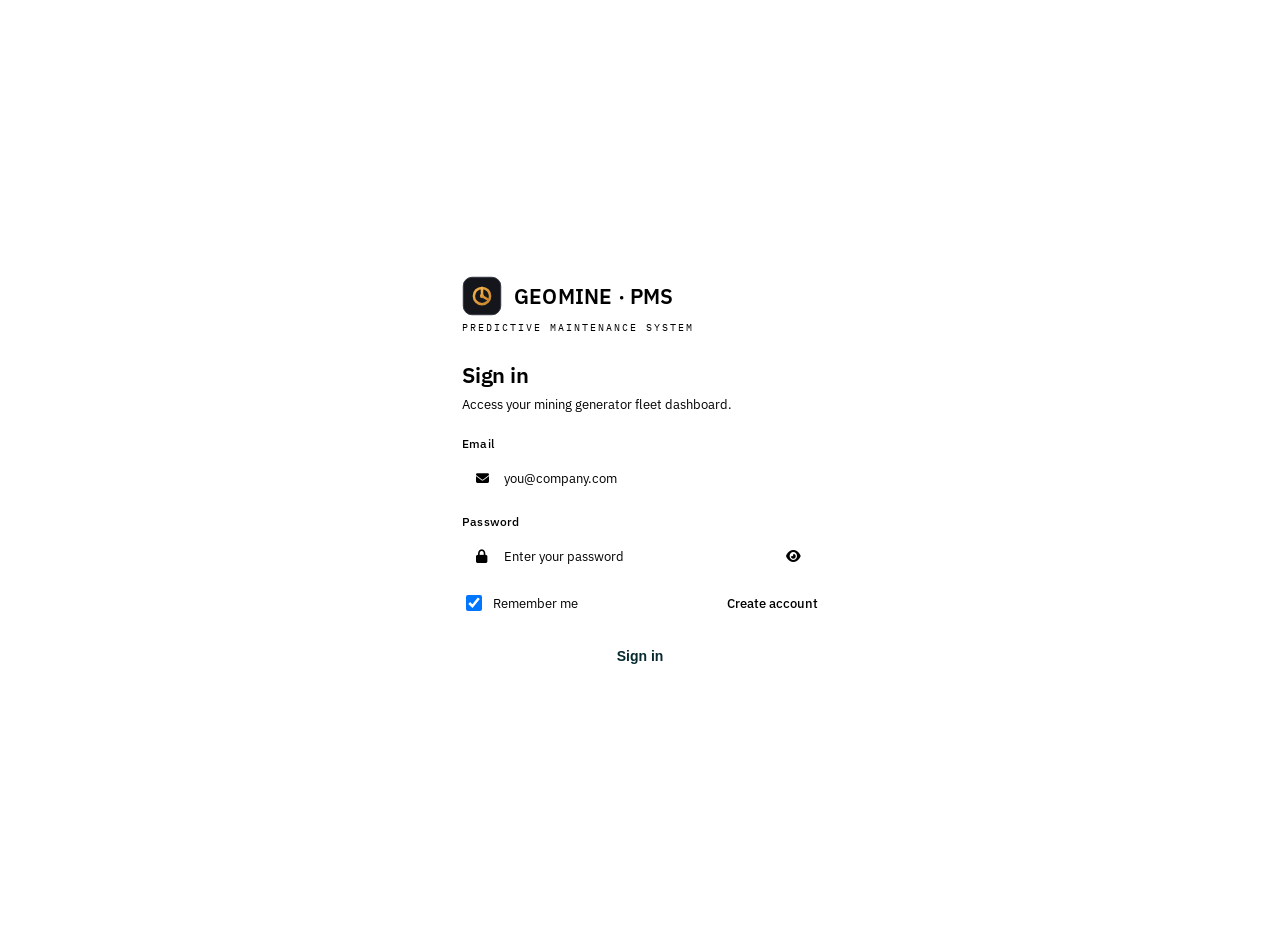
<file: index.html>
<!DOCTYPE html>
<html lang="en">
<head>
  <meta charset="UTF-8" />
  <meta name="viewport" content="width=device-width, initial-scale=1.0" />
  <title>GeoMine PMS — Sign in</title>
  <link rel="icon" type="image/png" href="assets/favicon.png" />
  <link rel="preconnect" href="https://fonts.googleapis.com">
  <link rel="preconnect" href="https://fonts.gstatic.com" crossorigin>
  <link href="https://fonts.googleapis.com/css2?family=IBM+Plex+Sans:wght@400;500;600;700&family=IBM+Plex+Mono:wght@400;500;600&display=swap" rel="stylesheet">
  <link rel="stylesheet" href="https://cdnjs.cloudflare.com/ajax/libs/font-awesome/6.5.1/css/all.min.css">
  <link rel="stylesheet" href="css/auth.css" />
  <link rel="stylesheet" href="css/animations.css" />
</head>
<body class="auth-body">

  <div class="auth-wrap">
    <div class="auth-card">
      <div class="auth-brand">
        <img src="assets/logo.svg" alt="GeoMine logo" />
        <div class="b-mark">GEOMINE<span> · PMS</span></div>
      </div>
      <div class="auth-sub">PREDICTIVE MAINTENANCE SYSTEM</div>

      <div class="auth-header">
        <h1 class="auth-title">Sign in</h1>
        <p class="auth-desc">Access your mining generator fleet dashboard.</p>
      </div>

      <div class="auth-error" id="authError"></div>

      <form id="loginForm" autocomplete="off">
        <div class="auth-field">
          <label for="email">Email</label>
          <div class="auth-input-wrap">
            <i class="fa-solid fa-envelope lead-icon"></i>
            <input type="email" id="email" placeholder="you@company.com" required />
          </div>
        </div>

        <div class="auth-field">
          <label for="password">Password</label>
          <div class="auth-input-wrap">
            <i class="fa-solid fa-lock lead-icon"></i>
            <input type="password" id="password" class="with-toggle" placeholder="Enter your password" required />
            <button type="button" class="pw-toggle" id="pwToggle" title="Show password" aria-label="Toggle password visibility">
              <i class="fa-solid fa-eye"></i>
            </button>
          </div>
        </div>

        <div class="auth-row">
          <label class="remember"><input type="checkbox" id="remember" checked /> Remember me</label>
          <a class="auth-link" href="signup.html">Create account</a>
        </div>

        <button type="submit" class="auth-btn" id="loginBtn">
          <span class="auth-label">Sign in</span>
          <span class="auth-spinner"></span>
        </button>
      </form>
    </div>
  </div>

  <script src="js/utils.js"></script>
  <script src="js/store.js"></script>
  <script src="js/auth.js"></script>
  <script>
    Auth.redirectIfAuthed();

    const errEl = document.getElementById('authError');
    const btn = document.getElementById('loginBtn');
    const pwToggle = document.getElementById('pwToggle');
    const pwInput = document.getElementById('password');

    pwToggle.addEventListener('click', () => {
      const show = pwInput.type === 'password';
      pwInput.type = show ? 'text' : 'password';
      pwToggle.innerHTML = show ? '<i class="fa-solid fa-eye-slash"></i>' : '<i class="fa-solid fa-eye"></i>';
    });

    document.getElementById('loginForm').addEventListener('submit', (ev) => {
      ev.preventDefault();
      errEl.classList.remove('show');
      const email = document.getElementById('email').value;
      const password = pwInput.value;
      const remember = document.getElementById('remember').checked;

      btn.classList.add('loading');
      setTimeout(() => {
        const res = Auth.login(email, password, remember);
        btn.classList.remove('loading');
        if (!res.ok) {
          errEl.textContent = res.error;
          errEl.classList.add('show');
          return;
        }
        window.location.href = 'dashboard.html';
      }, 420);
    });
  </script>
</body>
</html>
</file>
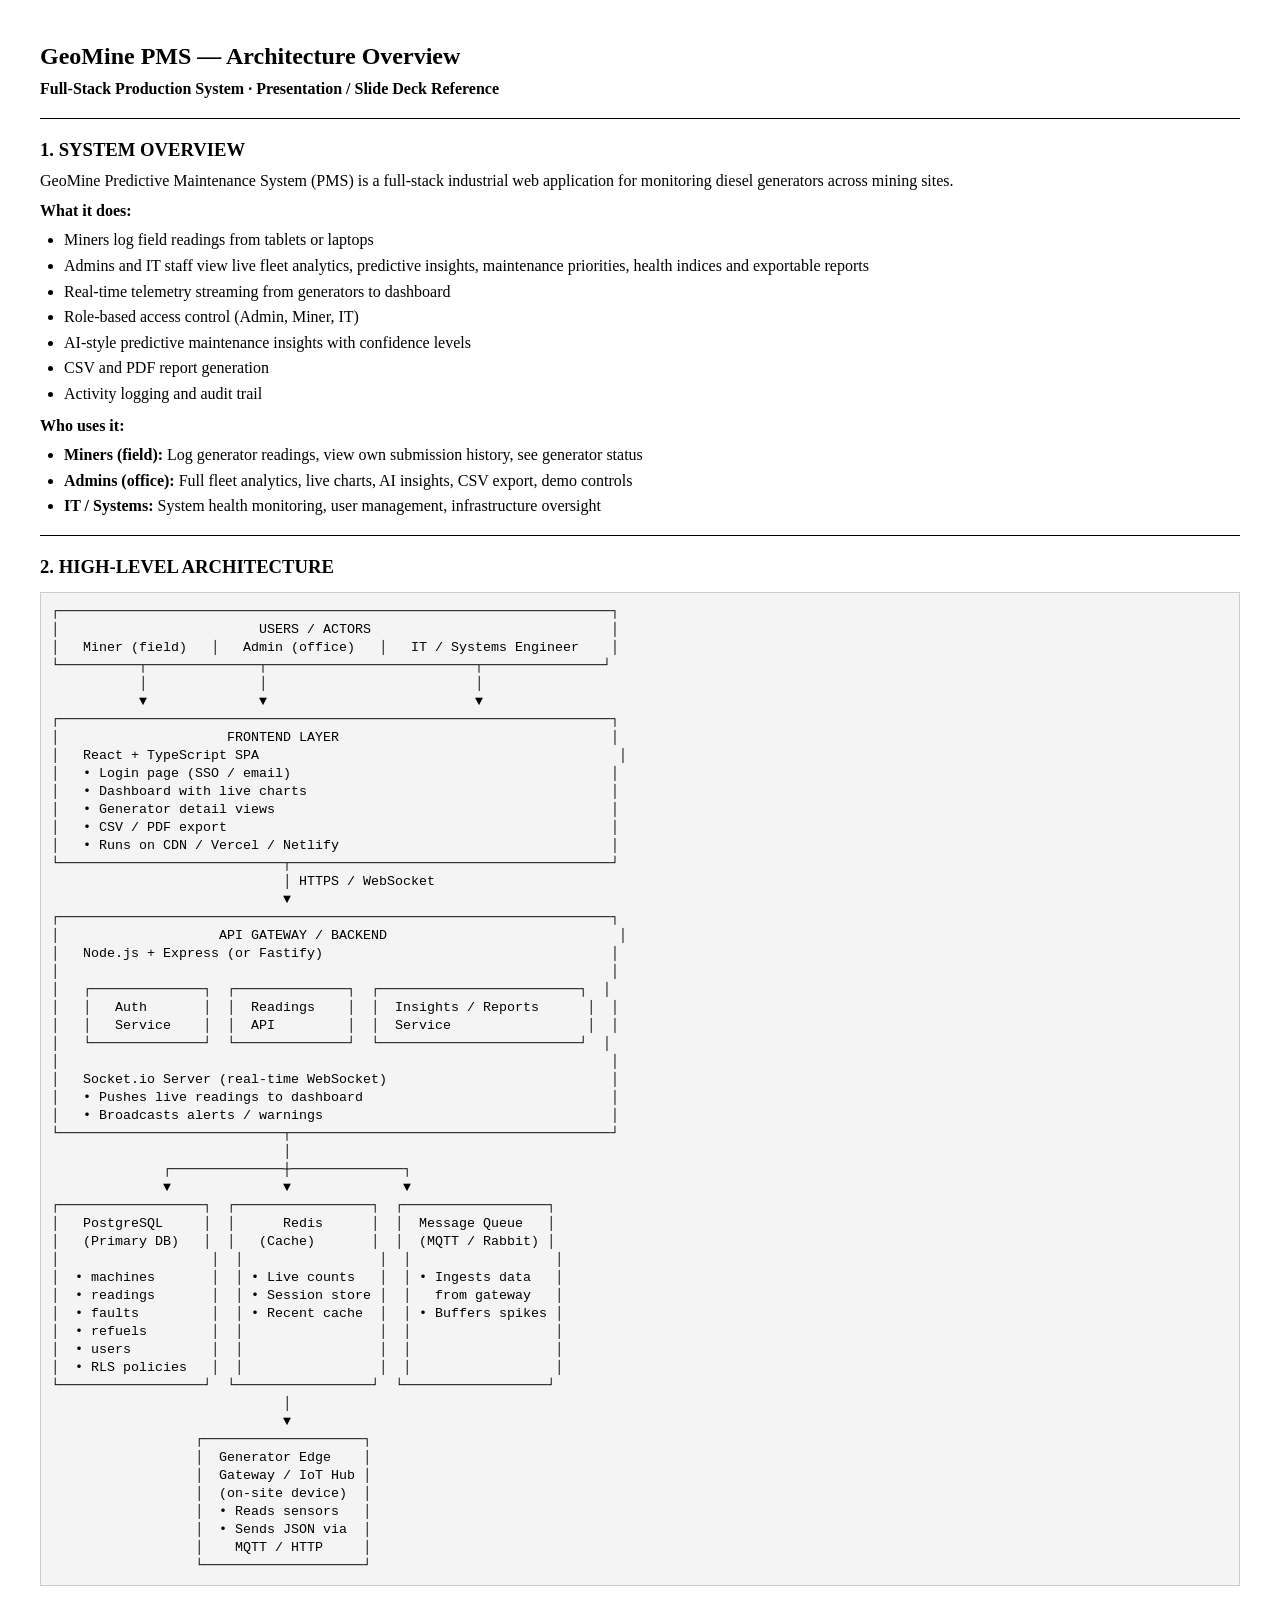
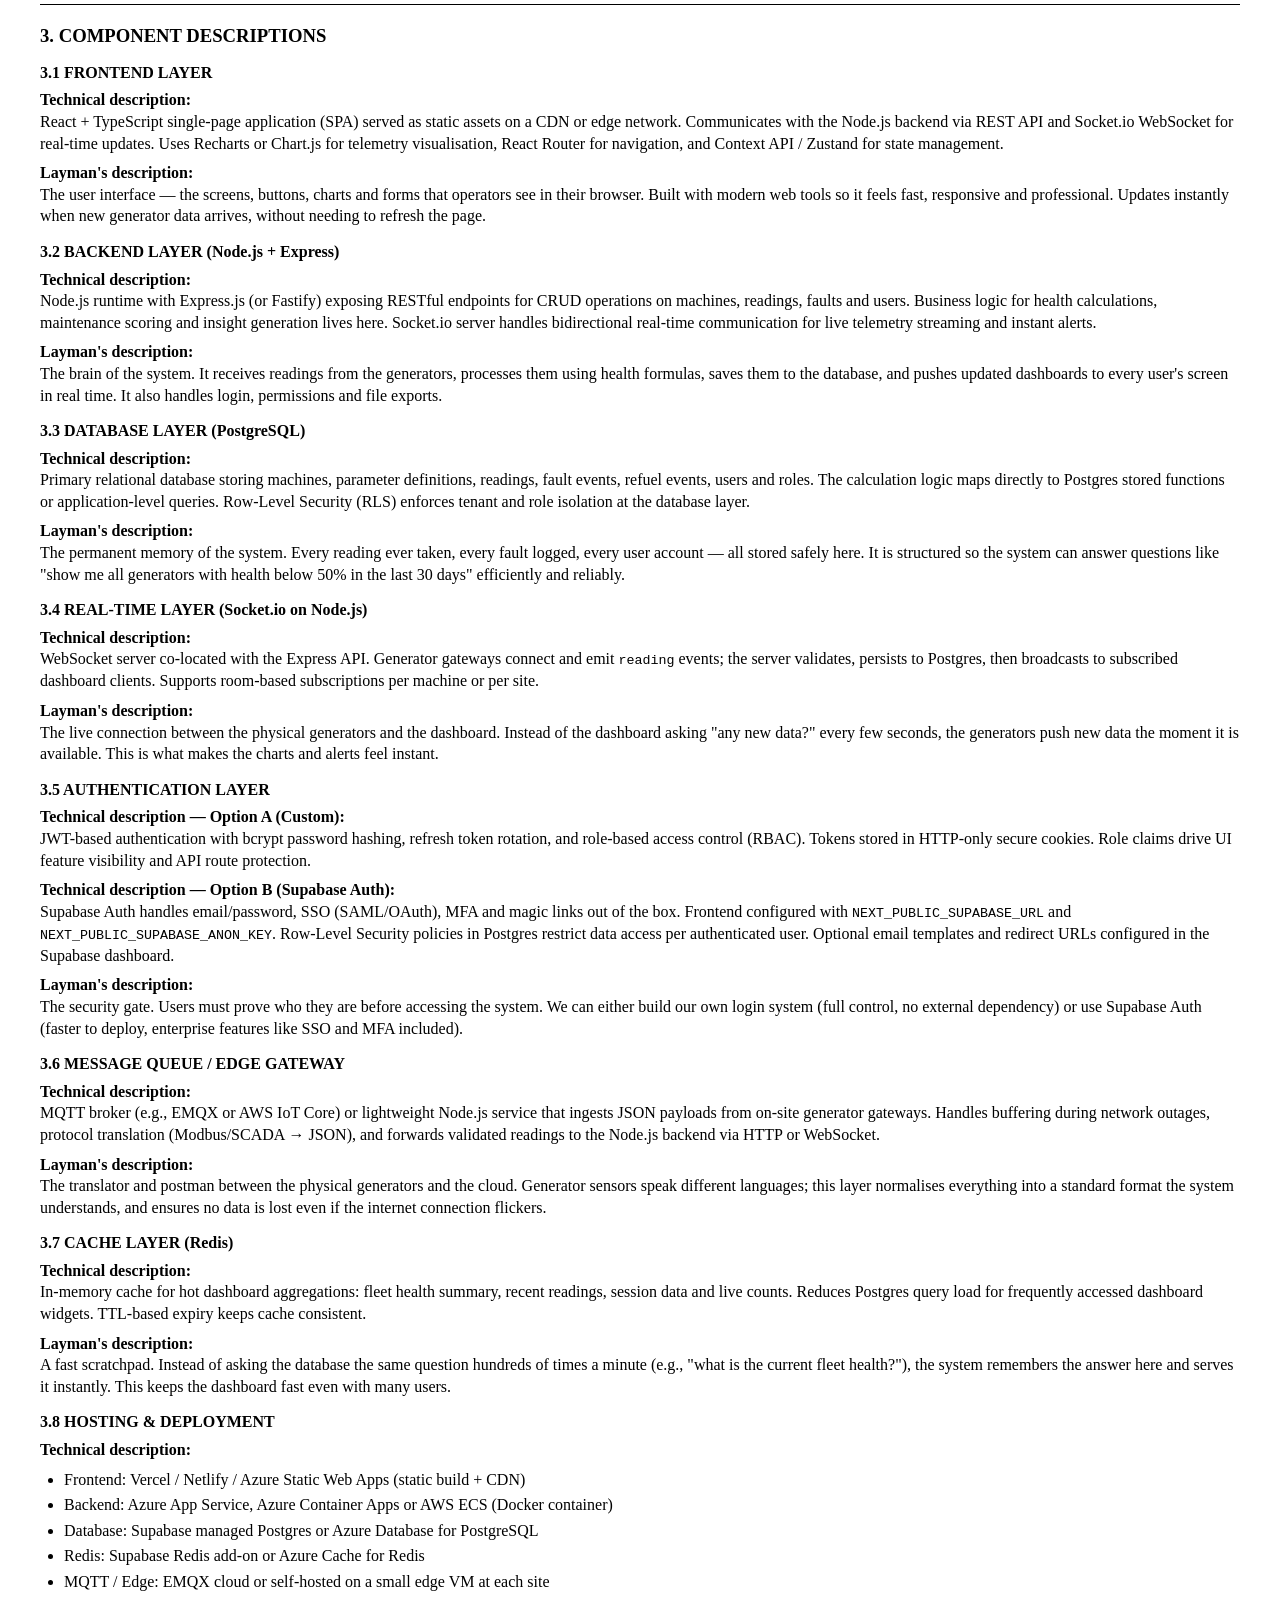
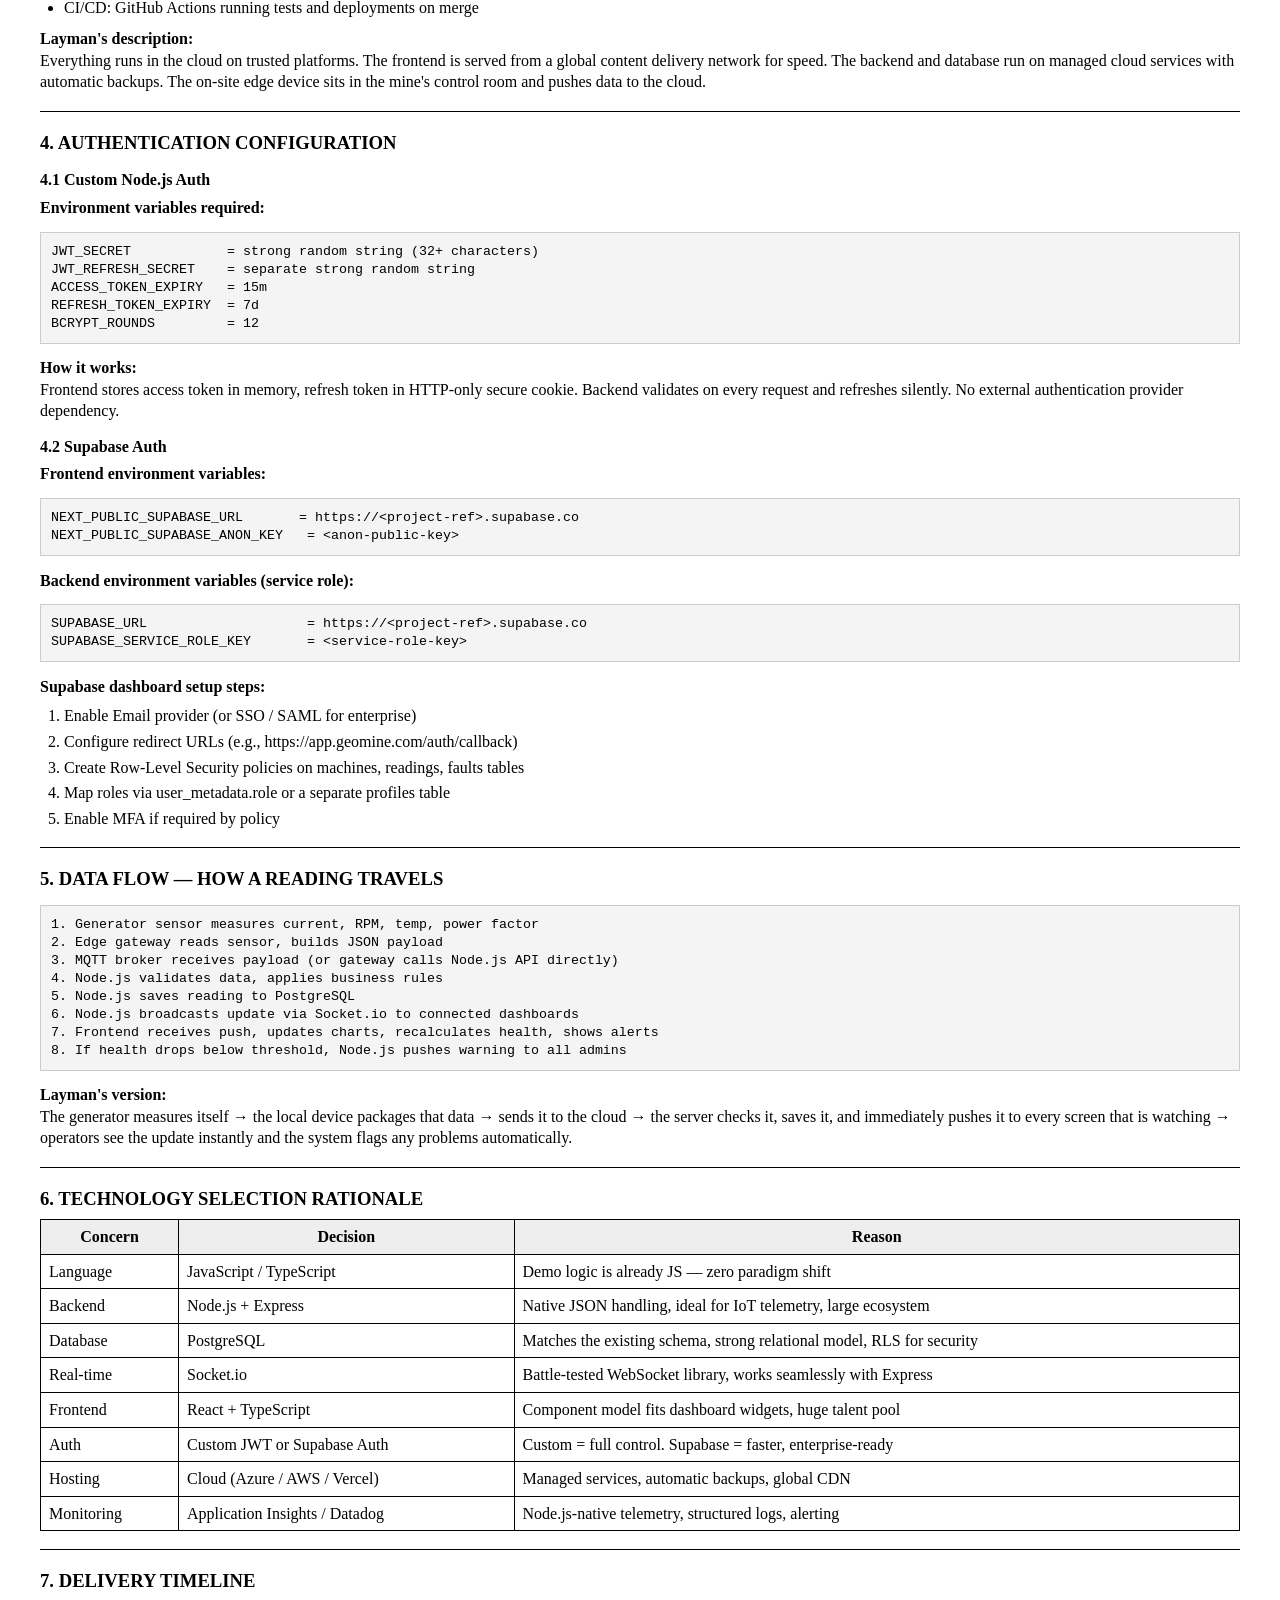
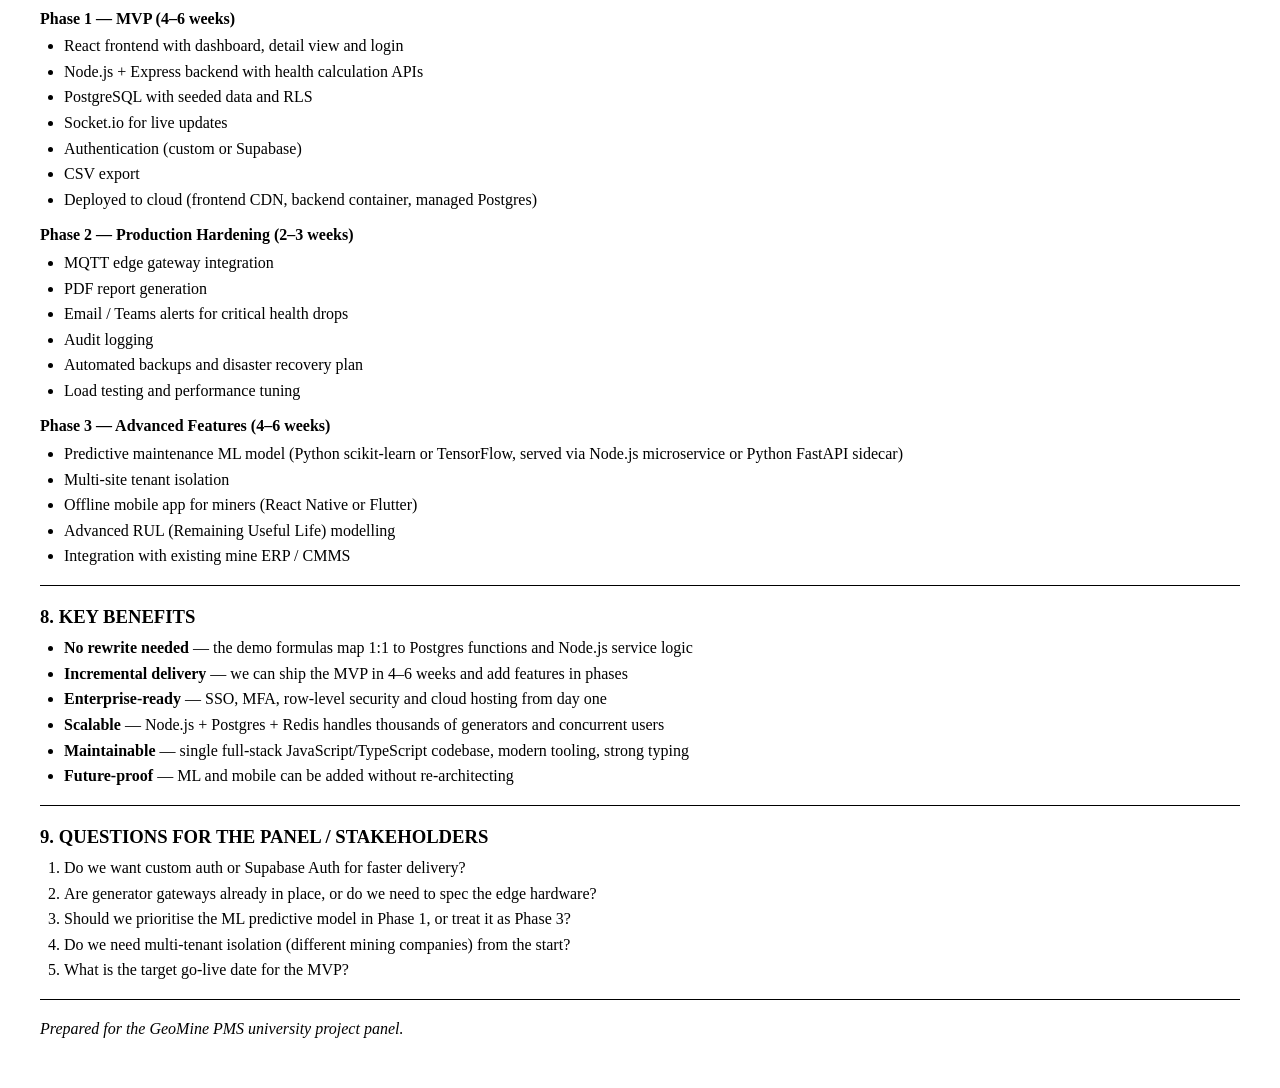
<file: ARCHITECTURE.html>
<!DOCTYPE html>
<html lang="en">
<head>
  <meta charset="UTF-8" />
  <title>GeoMine PMS — Architecture Overview</title>
  <style>
    /* Word-import friendly baseline */
    body {
      font-family: "Times New Roman", Times, serif;
      font-size: 12pt;
      line-height: 1.35;
      color: #000;
      margin: 0;
      padding: 40px;
    }
    h1 {
      font-size: 18pt;
      font-weight: bold;
      margin: 0 0 6px;
    }
    h2 {
      font-size: 14pt;
      font-weight: bold;
      margin: 18px 0 8px;
    }
    h3 {
      font-size: 12pt;
      font-weight: bold;
      margin: 14px 0 6px;
    }
    p, li {
      font-size: 12pt;
      margin: 0 0 8px;
    }
    ul, ol {
      margin: 0 0 10px 24px;
      padding: 0;
    }
    li {
      margin-bottom: 4px;
    }
    pre, code {
      font-family: "Courier New", Courier, monospace;
      font-size: 10pt;
    }
    pre {
      background: #f4f4f4;
      border: 1px solid #ccc;
      padding: 10px;
      white-space: pre-wrap;
      word-wrap: break-word;
    }
    table {
      border-collapse: collapse;
      width: 100%;
      margin: 0 0 14px;
    }
    td, th {
      border: 1px solid #000;
      padding: 6px 8px;
      font-size: 12pt;
      vertical-align: top;
    }
    th {
      font-weight: bold;
      background: #eee;
    }
    hr {
      border: none;
      border-top: 1px solid #000;
      margin: 18px 0;
    }
    .mono {
      font-family: "Courier New", Courier, monospace;
      font-size: 10pt;
    }
  </style>
</head>
<body>

<h1>GeoMine PMS — Architecture Overview</h1>
<p><strong>Full-Stack Production System &middot; Presentation / Slide Deck Reference</strong></p>
<hr />

<h2>1. SYSTEM OVERVIEW</h2>

<p>GeoMine Predictive Maintenance System (PMS) is a full-stack industrial web application for monitoring diesel generators across mining sites.</p>

<p><strong>What it does:</strong></p>
<ul>
  <li>Miners log field readings from tablets or laptops</li>
  <li>Admins and IT staff view live fleet analytics, predictive insights, maintenance priorities, health indices and exportable reports</li>
  <li>Real-time telemetry streaming from generators to dashboard</li>
  <li>Role-based access control (Admin, Miner, IT)</li>
  <li>AI-style predictive maintenance insights with confidence levels</li>
  <li>CSV and PDF report generation</li>
  <li>Activity logging and audit trail</li>
</ul>

<p><strong>Who uses it:</strong></p>
<ul>
  <li><strong>Miners (field):</strong> Log generator readings, view own submission history, see generator status</li>
  <li><strong>Admins (office):</strong> Full fleet analytics, live charts, AI insights, CSV export, demo controls</li>
  <li><strong>IT / Systems:</strong> System health monitoring, user management, infrastructure oversight</li>
</ul>

<hr />

<h2>2. HIGH-LEVEL ARCHITECTURE</h2>

<pre>
┌─────────────────────────────────────────────────────────────────────┐
│                         USERS / ACTORS                              │
│   Miner (field)   │   Admin (office)   │   IT / Systems Engineer    │
└──────────┬──────────────┬──────────────────────────┬───────────────┘
           │              │                          │
           ▼              ▼                          ▼
┌─────────────────────────────────────────────────────────────────────┐
│                     FRONTEND LAYER                                  │
│   React + TypeScript SPA                                             │
│   • Login page (SSO / email)                                        │
│   • Dashboard with live charts                                      │
│   • Generator detail views                                          │
│   • CSV / PDF export                                                │
│   • Runs on CDN / Vercel / Netlify                                  │
└────────────────────────────┬────────────────────────────────────────┘
                             │ HTTPS / WebSocket
                             ▼
┌─────────────────────────────────────────────────────────────────────┐
│                    API GATEWAY / BACKEND                             │
│   Node.js + Express (or Fastify)                                    │
│                                                                     │
│   ┌──────────────┐  ┌──────────────┐  ┌─────────────────────────┐  │
│   │   Auth       │  │  Readings    │  │  Insights / Reports      │  │
│   │   Service    │  │  API         │  │  Service                 │  │
│   └──────────────┘  └──────────────┘  └─────────────────────────┘  │
│                                                                     │
│   Socket.io Server (real-time WebSocket)                            │
│   • Pushes live readings to dashboard                               │
│   • Broadcasts alerts / warnings                                    │
└────────────────────────────┬────────────────────────────────────────┘
                             │
              ┌──────────────┼──────────────┐
              ▼              ▼              ▼
┌──────────────────┐  ┌─────────────────┐  ┌──────────────────┐
│   PostgreSQL     │  │      Redis      │  │  Message Queue   │
│   (Primary DB)   │  │   (Cache)       │  │  (MQTT / Rabbit) │
│                   │  │                 │  │                  │
│  • machines       │  │ • Live counts   │  │ • Ingests data   │
│  • readings       │  │ • Session store │  │   from gateway   │
│  • faults         │  │ • Recent cache  │  │ • Buffers spikes │
│  • refuels        │  │                 │  │                  │
│  • users          │  │                 │  │                  │
│  • RLS policies   │  │                 │  │                  │
└──────────────────┘  └─────────────────┘  └──────────────────┘
                             │
                             ▼
                  ┌────────────────────┐
                  │  Generator Edge    │
                  │  Gateway / IoT Hub │
                  │  (on-site device)  │
                  │  • Reads sensors   │
                  │  • Sends JSON via  │
                  │    MQTT / HTTP     │
                  └────────────────────┘
</pre>

<hr />

<h2>3. COMPONENT DESCRIPTIONS</h2>

<h3>3.1 FRONTEND LAYER</h3>

<p><strong>Technical description:</strong><br />
React + TypeScript single-page application (SPA) served as static assets on a CDN or edge network. Communicates with the Node.js backend via REST API and Socket.io WebSocket for real-time updates. Uses Recharts or Chart.js for telemetry visualisation, React Router for navigation, and Context API / Zustand for state management.</p>

<p><strong>Layman's description:</strong><br />
The user interface — the screens, buttons, charts and forms that operators see in their browser. Built with modern web tools so it feels fast, responsive and professional. Updates instantly when new generator data arrives, without needing to refresh the page.</p>

<h3>3.2 BACKEND LAYER (Node.js + Express)</h3>

<p><strong>Technical description:</strong><br />
Node.js runtime with Express.js (or Fastify) exposing RESTful endpoints for CRUD operations on machines, readings, faults and users. Business logic for health calculations, maintenance scoring and insight generation lives here. Socket.io server handles bidirectional real-time communication for live telemetry streaming and instant alerts.</p>

<p><strong>Layman's description:</strong><br />
The brain of the system. It receives readings from the generators, processes them using health formulas, saves them to the database, and pushes updated dashboards to every user's screen in real time. It also handles login, permissions and file exports.</p>

<h3>3.3 DATABASE LAYER (PostgreSQL)</h3>

<p><strong>Technical description:</strong><br />
Primary relational database storing machines, parameter definitions, readings, fault events, refuel events, users and roles. The calculation logic maps directly to Postgres stored functions or application-level queries. Row-Level Security (RLS) enforces tenant and role isolation at the database layer.</p>

<p><strong>Layman's description:</strong><br />
The permanent memory of the system. Every reading ever taken, every fault logged, every user account — all stored safely here. It is structured so the system can answer questions like "show me all generators with health below 50% in the last 30 days" efficiently and reliably.</p>

<h3>3.4 REAL-TIME LAYER (Socket.io on Node.js)</h3>

<p><strong>Technical description:</strong><br />
WebSocket server co-located with the Express API. Generator gateways connect and emit <code>reading</code> events; the server validates, persists to Postgres, then broadcasts to subscribed dashboard clients. Supports room-based subscriptions per machine or per site.</p>

<p><strong>Layman's description:</strong><br />
The live connection between the physical generators and the dashboard. Instead of the dashboard asking "any new data?" every few seconds, the generators push new data the moment it is available. This is what makes the charts and alerts feel instant.</p>

<h3>3.5 AUTHENTICATION LAYER</h3>

<p><strong>Technical description — Option A (Custom):</strong><br />
JWT-based authentication with bcrypt password hashing, refresh token rotation, and role-based access control (RBAC). Tokens stored in HTTP-only secure cookies. Role claims drive UI feature visibility and API route protection.</p>

<p><strong>Technical description — Option B (Supabase Auth):</strong><br />
Supabase Auth handles email/password, SSO (SAML/OAuth), MFA and magic links out of the box. Frontend configured with <code>NEXT_PUBLIC_SUPABASE_URL</code> and <code>NEXT_PUBLIC_SUPABASE_ANON_KEY</code>. Row-Level Security policies in Postgres restrict data access per authenticated user. Optional email templates and redirect URLs configured in the Supabase dashboard.</p>

<p><strong>Layman's description:</strong><br />
The security gate. Users must prove who they are before accessing the system. We can either build our own login system (full control, no external dependency) or use Supabase Auth (faster to deploy, enterprise features like SSO and MFA included).</p>

<h3>3.6 MESSAGE QUEUE / EDGE GATEWAY</h3>

<p><strong>Technical description:</strong><br />
MQTT broker (e.g., EMQX or AWS IoT Core) or lightweight Node.js service that ingests JSON payloads from on-site generator gateways. Handles buffering during network outages, protocol translation (Modbus/SCADA → JSON), and forwards validated readings to the Node.js backend via HTTP or WebSocket.</p>

<p><strong>Layman's description:</strong><br />
The translator and postman between the physical generators and the cloud. Generator sensors speak different languages; this layer normalises everything into a standard format the system understands, and ensures no data is lost even if the internet connection flickers.</p>

<h3>3.7 CACHE LAYER (Redis)</h3>

<p><strong>Technical description:</strong><br />
In-memory cache for hot dashboard aggregations: fleet health summary, recent readings, session data and live counts. Reduces Postgres query load for frequently accessed dashboard widgets. TTL-based expiry keeps cache consistent.</p>

<p><strong>Layman's description:</strong><br />
A fast scratchpad. Instead of asking the database the same question hundreds of times a minute (e.g., "what is the current fleet health?"), the system remembers the answer here and serves it instantly. This keeps the dashboard fast even with many users.</p>

<h3>3.8 HOSTING &amp; DEPLOYMENT</h3>

<p><strong>Technical description:</strong></p>
<ul>
  <li>Frontend: Vercel / Netlify / Azure Static Web Apps (static build + CDN)</li>
  <li>Backend: Azure App Service, Azure Container Apps or AWS ECS (Docker container)</li>
  <li>Database: Supabase managed Postgres or Azure Database for PostgreSQL</li>
  <li>Redis: Supabase Redis add-on or Azure Cache for Redis</li>
  <li>MQTT / Edge: EMQX cloud or self-hosted on a small edge VM at each site</li>
  <li>CI/CD: GitHub Actions running tests and deployments on merge</li>
</ul>

<p><strong>Layman's description:</strong><br />
Everything runs in the cloud on trusted platforms. The frontend is served from a global content delivery network for speed. The backend and database run on managed cloud services with automatic backups. The on-site edge device sits in the mine's control room and pushes data to the cloud.</p>

<hr />

<h2>4. AUTHENTICATION CONFIGURATION</h2>

<h3>4.1 Custom Node.js Auth</h3>

<p><strong>Environment variables required:</strong></p>
<pre>
JWT_SECRET            = strong random string (32+ characters)
JWT_REFRESH_SECRET    = separate strong random string
ACCESS_TOKEN_EXPIRY   = 15m
REFRESH_TOKEN_EXPIRY  = 7d
BCRYPT_ROUNDS         = 12
</pre>

<p><strong>How it works:</strong><br />
Frontend stores access token in memory, refresh token in HTTP-only secure cookie. Backend validates on every request and refreshes silently. No external authentication provider dependency.</p>

<h3>4.2 Supabase Auth</h3>

<p><strong>Frontend environment variables:</strong></p>
<pre>
NEXT_PUBLIC_SUPABASE_URL       = https://&lt;project-ref&gt;.supabase.co
NEXT_PUBLIC_SUPABASE_ANON_KEY   = &lt;anon-public-key&gt;
</pre>

<p><strong>Backend environment variables (service role):</strong></p>
<pre>
SUPABASE_URL                    = https://&lt;project-ref&gt;.supabase.co
SUPABASE_SERVICE_ROLE_KEY       = &lt;service-role-key&gt;
</pre>

<p><strong>Supabase dashboard setup steps:</strong></p>
<ol>
  <li>Enable Email provider (or SSO / SAML for enterprise)</li>
  <li>Configure redirect URLs (e.g., https://app.geomine.com/auth/callback)</li>
  <li>Create Row-Level Security policies on machines, readings, faults tables</li>
  <li>Map roles via user_metadata.role or a separate profiles table</li>
  <li>Enable MFA if required by policy</li>
</ol>

<hr />

<h2>5. DATA FLOW — HOW A READING TRAVELS</h2>

<pre>
1. Generator sensor measures current, RPM, temp, power factor
2. Edge gateway reads sensor, builds JSON payload
3. MQTT broker receives payload (or gateway calls Node.js API directly)
4. Node.js validates data, applies business rules
5. Node.js saves reading to PostgreSQL
6. Node.js broadcasts update via Socket.io to connected dashboards
7. Frontend receives push, updates charts, recalculates health, shows alerts
8. If health drops below threshold, Node.js pushes warning to all admins
</pre>

<p><strong>Layman's version:</strong><br />
The generator measures itself → the local device packages that data → sends it to the cloud → the server checks it, saves it, and immediately pushes it to every screen that is watching → operators see the update instantly and the system flags any problems automatically.</p>

<hr />

<h2>6. TECHNOLOGY SELECTION RATIONALE</h2>

<table>
  <tr>
    <th>Concern</th>
    <th>Decision</th>
    <th>Reason</th>
  </tr>
  <tr>
    <td>Language</td>
    <td>JavaScript / TypeScript</td>
    <td>Demo logic is already JS — zero paradigm shift</td>
  </tr>
  <tr>
    <td>Backend</td>
    <td>Node.js + Express</td>
    <td>Native JSON handling, ideal for IoT telemetry, large ecosystem</td>
  </tr>
  <tr>
    <td>Database</td>
    <td>PostgreSQL</td>
    <td>Matches the existing schema, strong relational model, RLS for security</td>
  </tr>
  <tr>
    <td>Real-time</td>
    <td>Socket.io</td>
    <td>Battle-tested WebSocket library, works seamlessly with Express</td>
  </tr>
  <tr>
    <td>Frontend</td>
    <td>React + TypeScript</td>
    <td>Component model fits dashboard widgets, huge talent pool</td>
  </tr>
  <tr>
    <td>Auth</td>
    <td>Custom JWT or Supabase Auth</td>
    <td>Custom = full control. Supabase = faster, enterprise-ready</td>
  </tr>
  <tr>
    <td>Hosting</td>
    <td>Cloud (Azure / AWS / Vercel)</td>
    <td>Managed services, automatic backups, global CDN</td>
  </tr>
  <tr>
    <td>Monitoring</td>
    <td>Application Insights / Datadog</td>
    <td>Node.js-native telemetry, structured logs, alerting</td>
  </tr>
</table>

<hr />

<h2>7. DELIVERY TIMELINE</h2>

<h3>Phase 1 — MVP (4–6 weeks)</h3>
<ul>
  <li>React frontend with dashboard, detail view and login</li>
  <li>Node.js + Express backend with health calculation APIs</li>
  <li>PostgreSQL with seeded data and RLS</li>
  <li>Socket.io for live updates</li>
  <li>Authentication (custom or Supabase)</li>
  <li>CSV export</li>
  <li>Deployed to cloud (frontend CDN, backend container, managed Postgres)</li>
</ul>

<h3>Phase 2 — Production Hardening (2–3 weeks)</h3>
<ul>
  <li>MQTT edge gateway integration</li>
  <li>PDF report generation</li>
  <li>Email / Teams alerts for critical health drops</li>
  <li>Audit logging</li>
  <li>Automated backups and disaster recovery plan</li>
  <li>Load testing and performance tuning</li>
</ul>

<h3>Phase 3 — Advanced Features (4–6 weeks)</h3>
<ul>
  <li>Predictive maintenance ML model (Python scikit-learn or TensorFlow, served via Node.js microservice or Python FastAPI sidecar)</li>
  <li>Multi-site tenant isolation</li>
  <li>Offline mobile app for miners (React Native or Flutter)</li>
  <li>Advanced RUL (Remaining Useful Life) modelling</li>
  <li>Integration with existing mine ERP / CMMS</li>
</ul>

<hr />

<h2>8. KEY BENEFITS</h2>

<ul>
  <li><strong>No rewrite needed</strong> — the demo formulas map 1:1 to Postgres functions and Node.js service logic</li>
  <li><strong>Incremental delivery</strong> — we can ship the MVP in 4–6 weeks and add features in phases</li>
  <li><strong>Enterprise-ready</strong> — SSO, MFA, row-level security and cloud hosting from day one</li>
  <li><strong>Scalable</strong> — Node.js + Postgres + Redis handles thousands of generators and concurrent users</li>
  <li><strong>Maintainable</strong> — single full-stack JavaScript/TypeScript codebase, modern tooling, strong typing</li>
  <li><strong>Future-proof</strong> — ML and mobile can be added without re-architecting</li>
</ul>

<hr />

<h2>9. QUESTIONS FOR THE PANEL / STAKEHOLDERS</h2>

<ol>
  <li>Do we want custom auth or Supabase Auth for faster delivery?</li>
  <li>Are generator gateways already in place, or do we need to spec the edge hardware?</li>
  <li>Should we prioritise the ML predictive model in Phase 1, or treat it as Phase 3?</li>
  <li>Do we need multi-tenant isolation (different mining companies) from the start?</li>
  <li>What is the target go-live date for the MVP?</li>
</ol>

<hr />

<p><em>Prepared for the GeoMine PMS university project panel.</em></p>

</body>
</html>
</file>
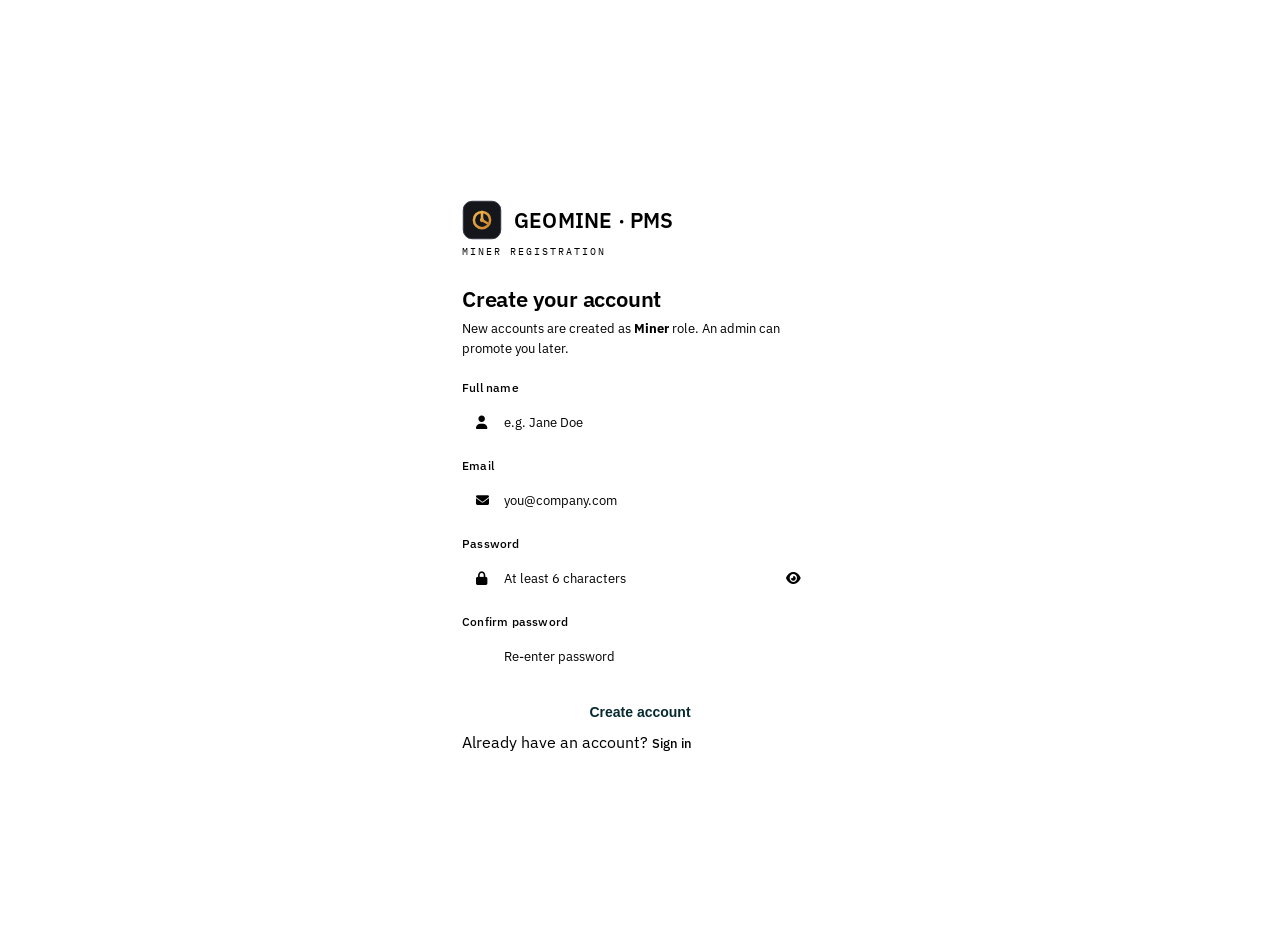
<file: signup.html>
<!DOCTYPE html>
<html lang="en">
<head>
  <meta charset="UTF-8" />
  <meta name="viewport" content="width=device-width, initial-scale=1.0" />
  <title>GeoMine PMS — Create account</title>
  <link rel="icon" type="image/png" href="assets/favicon.png" />
  <link rel="preconnect" href="https://fonts.googleapis.com">
  <link rel="preconnect" href="https://fonts.gstatic.com" crossorigin>
  <link href="https://fonts.googleapis.com/css2?family=IBM+Plex+Sans:wght@400;500;600;700&family=IBM+Plex+Mono:wght@400;500;600&display=swap" rel="stylesheet">
  <link rel="stylesheet" href="https://cdnjs.cloudflare.com/ajax/libs/font-awesome/6.5.1/css/all.min.css">
  <link rel="stylesheet" href="css/auth.css" />
  <link rel="stylesheet" href="css/animations.css" />
</head>
<body class="auth-body">

  <div class="auth-wrap">
    <div class="auth-card">
      <div class="auth-brand">
        <img src="assets/logo.svg" alt="GeoMine logo" />
        <div class="b-mark">GEOMINE<span> · PMS</span></div>
      </div>
      <div class="auth-sub">MINER REGISTRATION</div>

      <div class="auth-header">
        <h1 class="auth-title">Create your account</h1>
        <p class="auth-desc">New accounts are created as <b>Miner</b> role. An admin can promote you later.</p>
      </div>

      <div class="auth-error" id="authError"></div>

      <form id="signupForm" autocomplete="off">
        <div class="auth-field">
          <label for="name">Full name</label>
          <div class="auth-input-wrap">
            <i class="fa-solid fa-user lead-icon"></i>
            <input type="text" id="name" placeholder="e.g. Jane Doe" required />
          </div>
        </div>

        <div class="auth-field">
          <label for="email">Email</label>
          <div class="auth-input-wrap">
            <i class="fa-solid fa-envelope lead-icon"></i>
            <input type="email" id="email" placeholder="you@company.com" required />
          </div>
        </div>

        <div class="auth-field">
          <label for="password">Password</label>
          <div class="auth-input-wrap">
            <i class="fa-solid fa-lock lead-icon"></i>
            <input type="password" id="password" class="with-toggle" placeholder="At least 6 characters" required />
            <button type="button" class="pw-toggle" id="pwToggle" title="Show password" aria-label="Toggle password visibility">
              <i class="fa-solid fa-eye"></i>
            </button>
          </div>
        </div>

        <div class="auth-field">
          <label for="confirm">Confirm password</label>
          <div class="auth-input-wrap">
            <i class="fa-solid fa-shield-check lead-icon"></i>
            <input type="password" id="confirm" placeholder="Re-enter password" required />
          </div>
        </div>

        <button type="submit" class="auth-btn" id="signupBtn">
          <span class="auth-label">Create account</span>
          <span class="auth-spinner"></span>
        </button>
      </form>

      <div class="auth-foot">Already have an account? <a class="auth-link" href="index.html">Sign in</a></div>
    </div>
  </div>

  <script src="js/utils.js"></script>
  <script src="js/store.js"></script>
  <script src="js/auth.js"></script>
  <script>
    Auth.redirectIfAuthed();
    const errEl = document.getElementById('authError');
    const btn = document.getElementById('signupBtn');
    const pwToggle = document.getElementById('pwToggle');
    const pwInput = document.getElementById('password');

    pwToggle.addEventListener('click', () => {
      const show = pwInput.type === 'password';
      pwInput.type = show ? 'text' : 'password';
      pwToggle.innerHTML = show ? '<i class="fa-solid fa-eye-slash"></i>' : '<i class="fa-solid fa-eye"></i>';
    });

    document.getElementById('signupForm').addEventListener('submit', (ev) => {
      ev.preventDefault();
      errEl.classList.remove('show');
      const name = document.getElementById('name').value.trim();
      const email = document.getElementById('email').value.trim();
      const password = pwInput.value;
      const confirm = document.getElementById('confirm').value;

      if (password.length < 6) { showErr('Password must be at least 6 characters.'); return; }
      if (password !== confirm) { showErr('Passwords do not match.'); return; }

      btn.classList.add('loading');
      setTimeout(() => {
        const res = Auth.signup(name, email, password);
        btn.classList.remove('loading');
        if (!res.ok) { showErr(res.error); return; }
        window.location.href = 'dashboard.html';
      }, 420);
    });

    function showErr(msg) { errEl.textContent = msg; errEl.classList.add('show'); }
  </script>
</body>
</html>
</file>
<file: css/auth.css>
/* =========================================================
   auth.css — login & signup pages.
   Theme-aligned with the dashboard industrial dark palette.
   ========================================================= */

.auth-body {
  margin: 0;
  min-height: 100vh;
  display: flex;
  align-items: center;
  justify-content: center;
  font-family: 'IBM Plex Sans', system-ui, sans-serif;
  color: var(--text);
  background:
    radial-gradient(1200px 800px at 90% -20%, rgba(79,195,217,0.10), transparent 55%),
    radial-gradient(900px 700px at 10% 120%, rgba(232,163,61,0.09), transparent 55%),
    var(--bg);
  padding: 24px;
}

.auth-wrap {
  width: 100%;
  max-width: 420px;
  animation: fadeUp .5s ease both;
}

.auth-card {
  background: var(--panel);
  border: 1px solid var(--border-soft);
  border-radius: var(--radius);
  padding: 36px 32px 32px;
  box-shadow: var(--shadow);
}

.auth-brand {
  display: flex;
  align-items: center;
  gap: 12px;
  margin-bottom: 2px;
}
.auth-brand img {
  width: 40px;
  height: 40px;
}
.auth-brand .b-mark {
  font-size: 21px;
  font-weight: 600;
  letter-spacing: .2px;
}
.auth-brand .b-mark span {
  color: var(--amber);
}
.auth-sub {
  font-family: 'IBM Plex Mono', monospace;
  font-size: 9.5px;
  color: var(--text-faint);
  letter-spacing: 2px;
  margin: 5px 0 26px;
  text-transform: uppercase;
}

.auth-header {
  margin-bottom: 22px;
}
.auth-title {
  font-size: 22px;
  font-weight: 600;
  margin: 0 0 6px;
  letter-spacing: -.2px;
}
.auth-desc {
  font-size: 13px;
  color: var(--text-dim);
  margin: 0;
  line-height: 1.5;
}

.auth-error {
  display: none;
  align-items: center;
  gap: 10px;
  background: var(--red-dim);
  border: 1px solid #5A3230;
  color: #F1C0BC;
  border-radius: var(--radius-sm);
  padding: 10px 14px;
  font-size: 12.5px;
  margin-bottom: 16px;
}
.auth-error.show {
  display: flex;
  animation: shake .35s;
}
.auth-error::before {
  content: '\f071';
  font-family: 'Font Awesome 6 Free';
  font-weight: 900;
  color: var(--red);
  font-size: 12px;
  flex-shrink: 0;
}

.auth-field {
  margin-bottom: 16px;
  position: relative;
}
.auth-field label {
  display: flex;
  align-items: center;
  gap: 6px;
  font-size: 12px;
  font-weight: 500;
  color: var(--text-dim);
  margin-bottom: 7px;
  letter-spacing: .2px;
}

.auth-input-wrap {
  position: relative;
}
.auth-input-wrap .lead-icon {
  position: absolute;
  left: 14px;
  top: 50%;
  transform: translateY(-50%);
  color: var(--text-faint);
  font-size: 13px;
  transition: color .2s;
  pointer-events: none;
}

.auth-field input {
  width: 100%;
  background: var(--panel-alt);
  border: 1px solid var(--border);
  color: var(--text);
  border-radius: var(--radius-sm);
  padding: 11px 42px 11px 42px;
  font-size: 13.5px;
  font-family: 'IBM Plex Sans', sans-serif;
  transition: border-color .2s, box-shadow .2s, background .2s;
  outline: none;
}
.auth-field input::placeholder {
  color: var(--text-faint);
  font-size: 13px;
}
.auth-field input:focus {
  border-color: var(--cyan);
  background: var(--panel);
  box-shadow: 0 0 0 3px var(--cyan-dim);
}
.auth-field input:focus ~ .lead-icon {
  color: var(--cyan);
}

.auth-field input.with-toggle {
  padding-right: 46px;
}

.pw-toggle {
  position: absolute;
  right: 10px;
  top: 50%;
  transform: translateY(-50%);
  background: none;
  border: none;
  color: var(--text-faint);
  cursor: pointer;
  padding: 7px;
  font-size: 13px;
  transition: color .2s;
  line-height: 1;
}
.pw-toggle:hover {
  color: var(--text);
}

.auth-row {
  display: flex;
  align-items: center;
  justify-content: space-between;
  margin: 4px 0 22px;
}

.remember {
  display: flex;
  align-items: center;
  gap: 8px;
  font-size: 12.5px;
  color: var(--text-dim);
  cursor: pointer;
  user-select: none;
}
.remember input[type="checkbox"] {
  width: 16px;
  height: 16px;
  accent-color: var(--cyan);
  cursor: pointer;
}

.auth-link {
  color: var(--cyan);
  font-size: 12.5px;
  text-decoration: none;
  font-weight: 500;
  transition: color .2s;
}
.auth-link:hover {
  color: #7FE0F0;
  text-decoration: none;
}

.auth-btn {
  width: 100%;
  background: var(--cyan);
  color: #062A30;
  border: none;
  border-radius: var(--radius-sm);
  padding: 12px;
  font-size: 14px;
  font-weight: 600;
  cursor: pointer;
  transition: transform .18s, box-shadow .18s, opacity .18s;
}
.auth-btn:hover {
  opacity: 0.92;
  transform: translateY(-1px);
  box-shadow: 0 10px 24px rgba(79,195,217,0.22);
}
.auth-btn:active {
  transform: translateY(0);
}
.auth-btn.loading {
  pointer-events: none;
  opacity: 0.8;
}

.auth-spinner {
  display: none;
  width: 16px;
  height: 16px;
  border: 2px solid rgba(6,42,48,0.25);
  border-top-color: #062A30;
  border-radius: 50%;
  animation: spin .7s linear infinite;
  margin: 0 auto;
}
.auth-btn.loading .auth-spinner {
  display: inline-block;
  vertical-align: middle;
}
.auth-btn.loading .auth-label {
  display: none;
}

@media (prefers-reduced-motion: reduce) {
  *, *::before, *::after {
    animation-duration: .001ms !important;
    animation-iteration-count: 1 !important;
    transition-duration: .001ms !important;
  }
}
</file>
<file: css/animations.css>
/* =========================================================
   animations.css — keyframes, page transitions, micro-motion.
   ========================================================= */

@keyframes pulse {
  0%, 100% { opacity: 1; }
  50% { opacity: 0.45; }
}

@keyframes spin {
  to { transform: rotate(360deg); }
}

@keyframes fadeUp {
  from { opacity: 0; transform: translateY(10px); }
  to { opacity: 1; transform: translateY(0); }
}

@keyframes fadeIn {
  from { opacity: 0; }
  to { opacity: 1; }
}

@keyframes slideInRight {
  from { opacity: 0; transform: translateX(20px); }
  to { opacity: 1; transform: translateX(0); }
}

@keyframes shake {
  0%, 100% { transform: translateX(0); }
  20%, 60% { transform: translateX(-5px); }
  40%, 80% { transform: translateX(5px); }
}

@keyframes glow {
  0%, 100% { box-shadow: 0 0 0 3px var(--cyan-dim); }
  50% { box-shadow: 0 0 0 6px rgba(79,195,217,.25); }
}

/* Stagger children in on first paint. */
.stagger > * { animation: fadeUp .4s ease both; }
.stagger > *:nth-child(1) { animation-delay: .02s; }
.stagger > *:nth-child(2) { animation-delay: .06s; }
.stagger > *:nth-child(3) { animation-delay: .10s; }
.stagger > *:nth-child(4) { animation-delay: .14s; }
.stagger > *:nth-child(5) { animation-delay: .18s; }
.stagger > *:nth-child(6) { animation-delay: .22s; }

/* Chart boxes animate in. */
.chart-box { animation: fadeUp .45s ease both; }
.chart-grid .chart-box:nth-child(1) { animation-delay: .04s; }
.chart-grid .chart-box:nth-child(2) { animation-delay: .08s; }
.chart-grid .chart-box:nth-child(3) { animation-delay: .12s; }
.chart-grid .chart-box:nth-child(4) { animation-delay: .16s; }
.chart-grid .chart-box:nth-child(5) { animation-delay: .20s; }
.chart-grid .chart-box:nth-child(6) { animation-delay: .24s; }

/* Subtle hover lift for cards. */
.card, .chart-box, .insight { will-change: transform; }

/* Reduced motion: disable non-essential animation. */
@media (prefers-reduced-motion: reduce) {
  *, *::before, *::after { animation-duration: .001ms !important; animation-iteration-count: 1 !important; transition-duration: .001ms !important; }
}
</file>
